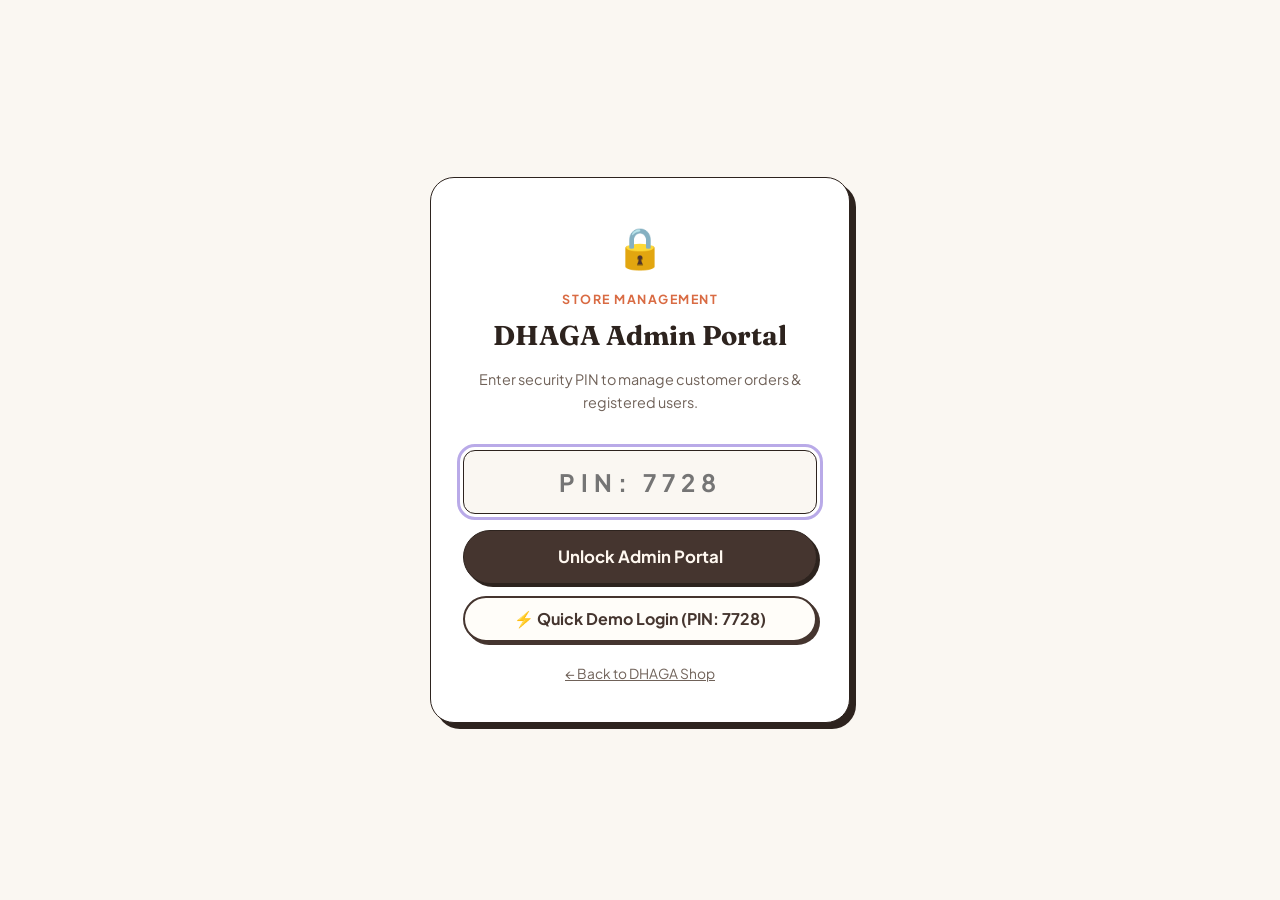
<file: admin.html>
<!DOCTYPE html>
<html lang="en">
<head>
  <meta charset="UTF-8">
  <meta name="viewport" content="width=device-width, initial-scale=1.0">
  <title>DHAGA — Admin Management &amp; Payment Desk</title>
  <link rel="preconnect" href="https://fonts.googleapis.com">
  <link rel="preconnect" href="https://fonts.gstatic.com" crossorigin>
  <link href="https://fonts.googleapis.com/css2?family=Fraunces:ital,opsz,wght@0,9..144,400..700;1,9..144,400..700&family=Plus+Jakarta+Sans:wght@400;500;600;700;800&display=swap" rel="stylesheet">
  <link rel="stylesheet" href="style.css">
  <style>
    :root {
      --admin-bg: #FAF7F2;
      --admin-surface: #FFFFFF;
      --admin-border: #E6DFD5;
      --admin-text: #2D231E;
      --admin-sub: #706259;
      --admin-primary: #D96B43;
      --admin-primary-dark: #B8522D;
      --admin-green: #10B981;
      --admin-green-bg: #ECFDF5;
      --admin-amber: #F59E0B;
      --admin-amber-bg: #FFFBEB;
      --admin-blue: #3B82F6;
      --admin-blue-bg: #EFF6FF;
      --admin-shadow: 0 4px 16px rgba(45, 35, 30, 0.06);
    }

    body {
      background: var(--admin-bg);
      color: var(--admin-text);
      font-family: 'Plus Jakarta Sans', sans-serif;
      margin: 0;
      padding: 0;
      min-height: 100vh;
    }

    /* Lock Screen */
    .lock-wrapper {
      min-height: 100vh;
      display: flex;
      align-items: center;
      justify-content: center;
      padding: 20px;
    }
    .lock-card {
      background: var(--admin-surface);
      border: 1.5px solid var(--admin-text);
      border-radius: 24px;
      padding: 36px 32px;
      max-width: 420px;
      width: 100%;
      box-shadow: 6px 6px 0 var(--admin-text);
      text-align: center;
    }
    .lock-icon {
      font-size: 2.5rem;
      margin-bottom: 12px;
    }
    .pin-input {
      width: 100%;
      font-size: 1.5rem;
      letter-spacing: 6px;
      text-align: center;
      font-weight: 700;
      padding: 12px;
      border: 1.5px solid var(--admin-text);
      border-radius: 12px;
      margin: 16px 0;
      background: var(--admin-bg);
      box-sizing: border-box;
    }

    /* Admin Layout */
    .admin-layout {
      max-width: 1200px;
      margin: 0 auto;
      padding: 24px 20px 60px;
    }

    .admin-header {
      display: flex;
      justify-content: space-between;
      align-items: center;
      flex-wrap: wrap;
      gap: 16px;
      padding-bottom: 20px;
      border-bottom: 1.5px solid var(--admin-border);
      margin-bottom: 24px;
    }
    .admin-brand {
      display: flex;
      align-items: center;
      gap: 12px;
    }
    .admin-logo-badge {
      background: #FCECEF;
      border: 1.5px solid var(--admin-text);
      width: 44px;
      height: 44px;
      border-radius: 12px;
      display: grid;
      place-items: center;
      font-size: 1.3rem;
      box-shadow: 2px 2px 0 var(--admin-text);
    }
    .admin-title-area h1 {
      margin: 0;
      font-size: 1.4rem;
      font-family: 'Fraunces', serif;
      font-weight: 700;
    }
    .admin-title-area p {
      margin: 2px 0 0;
      font-size: 0.85rem;
      color: var(--admin-sub);
    }

    /* Stats Grid */
    .stats-grid {
      display: grid;
      grid-template-columns: repeat(auto-fit, minmax(220px, 1fr));
      gap: 16px;
      margin-bottom: 24px;
    }
    .stat-box {
      background: var(--admin-surface);
      border: 1.5px solid var(--admin-text);
      border-radius: 16px;
      padding: 18px 20px;
      box-shadow: 4px 4px 0 var(--admin-text);
      position: relative;
    }
    .stat-box__val {
      font-size: 1.9rem;
      font-family: 'Fraunces', serif;
      font-weight: 700;
      color: var(--admin-text);
    }
    .stat-box__label {
      font-size: 0.82rem;
      color: var(--admin-sub);
      text-transform: uppercase;
      letter-spacing: 0.5px;
      font-weight: 600;
      margin-top: 4px;
    }

    /* Tabs Bar */
    .admin-tabs-bar {
      display: flex;
      gap: 10px;
      margin-bottom: 20px;
      border-bottom: 2px solid var(--admin-border);
      padding-bottom: 10px;
      flex-wrap: wrap;
    }
    .tab-btn {
      display: inline-flex;
      align-items: center;
      gap: 8px;
      padding: 10px 20px;
      border-radius: 999px;
      border: 1.5px solid var(--admin-text);
      background: var(--admin-surface);
      font-family: inherit;
      font-size: 0.92rem;
      font-weight: 700;
      color: var(--admin-text);
      cursor: pointer;
      transition: all 0.15s ease;
    }
    .tab-btn:hover {
      background: #FEF7DE;
    }
    .tab-btn.is-active {
      background: var(--admin-text);
      color: #FFF;
      box-shadow: 3px 3px 0 rgba(0,0,0,0.25);
    }
    .tab-btn .badge-pill {
      background: var(--admin-primary);
      color: #FFF;
      padding: 2px 8px;
      border-radius: 999px;
      font-size: 0.75rem;
      font-weight: 700;
    }
    .tab-btn.is-active .badge-pill {
      background: #FEF7DE;
      color: var(--admin-text);
    }

    /* Filter & Search Bar */
    .filter-bar {
      display: flex;
      justify-content: space-between;
      align-items: center;
      flex-wrap: wrap;
      gap: 12px;
      margin-bottom: 18px;
    }
    .search-input-box {
      padding: 10px 16px;
      border: 1.5px solid var(--admin-text);
      border-radius: 999px;
      font-size: 0.9rem;
      font-family: inherit;
      width: 280px;
      background: #FFF;
    }

    /* Cards */
    .order-admin-card {
      background: var(--admin-surface);
      border: 1.5px solid var(--admin-text);
      border-radius: 18px;
      padding: 20px;
      margin-bottom: 16px;
      box-shadow: 4px 4px 0 var(--admin-text);
      display: flex;
      flex-direction: column;
      gap: 14px;
    }
    .order-admin-card.is-pending {
      border-left: 8px solid var(--admin-amber);
      background: #FFFCF5;
    }
    .order-admin-card.is-confirmed {
      border-left: 8px solid var(--admin-green);
    }

    .card-top {
      display: flex;
      justify-content: space-between;
      align-items: center;
      flex-wrap: wrap;
      gap: 10px;
      border-bottom: 1px dashed var(--admin-border);
      padding-bottom: 12px;
    }
    .order-num {
      font-family: 'Fraunces', serif;
      font-size: 1.25rem;
      font-weight: 700;
    }

    .badge-status {
      display: inline-flex;
      align-items: center;
      gap: 6px;
      padding: 5px 12px;
      border-radius: 999px;
      font-size: 0.8rem;
      font-weight: 700;
      border: 1px solid var(--admin-text);
    }
    .badge-status--pending {
      background: var(--admin-amber-bg);
      color: #92400E;
    }
    .badge-status--confirmed {
      background: var(--admin-green-bg);
      color: #065F46;
    }

    .customer-info-row {
      display: flex;
      flex-wrap: wrap;
      gap: 16px;
      font-size: 0.9rem;
      color: var(--admin-text);
    }
    .customer-info-row a {
      color: var(--admin-primary);
      text-decoration: none;
      font-weight: 600;
    }

    .items-table {
      width: 100%;
      border-collapse: collapse;
      font-size: 0.88rem;
      margin-top: 4px;
    }
    .items-table th {
      text-align: left;
      padding: 8px 12px;
      background: rgba(45, 35, 30, 0.04);
      color: var(--admin-sub);
      font-weight: 600;
      border-bottom: 1px solid var(--admin-border);
    }
    .items-table td {
      padding: 10px 12px;
      border-bottom: 1px solid var(--admin-border);
    }

    /* Actions */
    .card-actions {
      display: flex;
      align-items: center;
      gap: 10px;
      flex-wrap: wrap;
      padding-top: 10px;
      border-top: 1px dashed var(--admin-border);
    }

    .btn-approve {
      background: var(--admin-green);
      color: #FFF;
      font-weight: 700;
      font-size: 0.9rem;
      padding: 10px 18px;
      border-radius: 999px;
      border: 1.5px solid var(--admin-text);
      cursor: pointer;
      display: inline-flex;
      align-items: center;
      gap: 8px;
      box-shadow: 2px 2px 0 var(--admin-text);
      transition: all 0.15s ease;
    }
    .btn-approve:hover {
      background: #059669;
      transform: translateY(-1px);
    }

    .btn-wa {
      background: #25D366;
      color: #FFF;
      font-weight: 600;
      font-size: 0.86rem;
      padding: 9px 16px;
      border-radius: 999px;
      border: 1.5px solid var(--admin-text);
      text-decoration: none;
      display: inline-flex;
      align-items: center;
      gap: 6px;
      box-shadow: 2px 2px 0 var(--admin-text);
    }
    .btn-wa:hover {
      background: #1EBE5D;
    }

    /* Users Cards */
    .user-admin-card {
      background: var(--admin-surface);
      border: 1.5px solid var(--admin-text);
      border-radius: 18px;
      padding: 20px;
      margin-bottom: 14px;
      box-shadow: 4px 4px 0 var(--admin-text);
      display: flex;
      flex-direction: column;
      gap: 12px;
    }
    .user-admin-card__head {
      display: flex;
      justify-content: space-between;
      align-items: center;
      flex-wrap: wrap;
      gap: 12px;
    }
    .user-admin-avatar {
      width: 44px;
      height: 44px;
      border-radius: 50%;
      background: #FCECEF;
      border: 1.5px solid var(--admin-text);
      display: grid;
      place-items: center;
      font-size: 1.25rem;
    }

    .user-pills-row {
      display: flex;
      gap: 12px;
      flex-wrap: wrap;
      background: rgba(45, 35, 30, 0.04);
      padding: 10px 14px;
      border-radius: 12px;
      font-size: 0.88rem;
    }

    /* Toast */
    .admin-toast {
      position: fixed;
      bottom: 24px;
      right: 24px;
      background: var(--admin-text);
      color: #FFF;
      padding: 14px 20px;
      border-radius: 12px;
      font-weight: 600;
      box-shadow: 0 8px 24px rgba(0,0,0,0.2);
      z-index: 9999;
      display: none;
    }
  </style>
</head>
<body>

  <!-- 1. LOCK SCREEN (PIN: 7728) -->
  <div id="lock-screen" class="lock-wrapper">
    <div class="lock-card">
      <div class="lock-icon">🔒</div>
      <p style="text-transform: uppercase; font-size: 0.78rem; letter-spacing: 1.5px; color: var(--admin-primary); font-weight: 700; margin-bottom: 4px;">Store Management</p>
      <h2 style="font-family: 'Fraunces', serif; margin: 0 0 10px; font-size: 1.7rem;">DHAGA Admin Portal</h2>
      <p style="font-size: 0.9rem; color: var(--admin-sub); margin-bottom: 20px;">Enter security PIN to manage customer orders &amp; registered users.</p>

      <form onsubmit="unlockPortal(); return false;">
        <input id="admin-pin-input" class="pin-input" type="password" placeholder="PIN: 7728" maxlength="6" autofocus>
        <button class="btn btn--primary btn--block btn--lg" type="submit" style="width: 100%; border: 1.5px solid var(--admin-text); box-shadow: 3px 3px 0 var(--admin-text); margin-bottom: 12px;">
          Unlock Admin Portal
        </button>
        <button class="btn btn--ghost btn--block" type="button" onclick="quickDemoUnlock()" style="width: 100%;">
          ⚡ Quick Demo Login (PIN: 7728)
        </button>
      </form>
      <div style="margin-top: 18px;">
        <a href="index.html" style="font-size: 0.86rem; color: var(--admin-sub); text-decoration: underline;">← Back to DHAGA Shop</a>
      </div>
    </div>
  </div>

  <!-- 2. ADMIN DASHBOARD SCREEN -->
  <div id="dashboard-screen" class="admin-layout" style="display: none;">
    
    <!-- Top Header -->
    <header class="admin-header">
      <div class="admin-brand">
        <div class="admin-logo-badge">🧶</div>
        <div class="admin-title-area">
          <h1>DHAGA Admin Desk</h1>
          <p>Orders Management &amp; Customer WhatsApp Dispatch</p>
        </div>
      </div>
      <div style="display: flex; gap: 10px; align-items: center;">
        <a href="index.html" class="btn btn--ghost btn--sm">← View Shop</a>
        <button class="btn btn--ghost btn--sm" type="button" onclick="loadData()">🔄 Refresh</button>
        <button class="btn btn--ghost btn--sm" type="button" onclick="lockPortal()">🔒 Lock</button>
      </div>
    </header>

    <!-- Stats Row -->
    <div class="stats-grid">
      <div class="stat-box">
        <div class="stat-box__val" id="stat-total-orders">0</div>
        <div class="stat-box__label">Total Orders</div>
      </div>
      <div class="stat-box" style="border-color: #D97706; background: var(--admin-amber-bg);">
        <div class="stat-box__val" id="stat-pending-orders" style="color: #D97706;">0</div>
        <div class="stat-box__label">Awaiting Payment Approval</div>
      </div>
      <div class="stat-box" style="border-color: #2563EB; background: var(--admin-blue-bg);">
        <div class="stat-box__val" id="stat-registered-users" style="color: #1D4ED8;">0</div>
        <div class="stat-box__label">Registered Customers</div>
      </div>
      <div class="stat-box">
        <div class="stat-box__val" id="stat-total-revenue">₹0</div>
        <div class="stat-box__label">Total Confirmed Sales</div>
      </div>
    </div>

    <!-- Navigation Tabs -->
    <div class="admin-tabs-bar">
      <button class="tab-btn is-active" id="tab-btn-orders" onclick="switchTab('orders')">
        📦 Customer Orders <span class="badge-pill" id="badge-pending-count">0</span>
      </button>
      <button class="tab-btn" id="tab-btn-users" onclick="switchTab('users')">
        👥 Registered Users <span class="badge-pill" id="badge-users-count" style="background:#2563EB;">0</span>
      </button>
    </div>

    <!-- TAB 1: ORDERS LIST -->
    <section id="tab-content-orders">
      <div class="filter-bar">
        <div style="display: flex; gap: 10px; align-items: center; flex-wrap: wrap;">
          <input id="orders-search" class="search-input-box" type="search" placeholder="Search by Order # or Mobile..." oninput="filterOrders()">
          <select id="orders-status-filter" class="search-input-box" style="width: auto;" onchange="filterOrders()">
            <option value="all">All Order Statuses</option>
            <option value="PaymentPending">⏳ Payment Pending</option>
            <option value="PaymentConfirmed">✅ Payment Confirmed</option>
            <option value="InCrafting">🧶 In Crafting</option>
            <option value="Dispatched">🚚 Dispatched</option>
            <option value="Delivered">🎉 Delivered</option>
          </select>
        </div>
        <div id="user-filter-tag" style="display: none; background: #EAE6F8; border: 1.5px solid var(--admin-text); padding: 4px 12px; border-radius: 999px; font-size: 0.85rem; font-weight: 600;">
          <span id="user-filter-label">User: ...</span>
          <button type="button" onclick="clearUserFilter()" style="background: none; border: none; cursor: pointer; color: var(--admin-primary); margin-left: 6px; font-weight: 700;">✕</button>
        </div>
      </div>

      <div id="orders-list-container">
        <!-- Dynamic Orders List -->
      </div>
    </section>

    <!-- TAB 2: REGISTERED USERS LIST -->
    <section id="tab-content-users" style="display: none;">
      <div class="filter-bar">
        <input id="users-search" class="search-input-box" type="search" placeholder="Search user by Name or Phone..." oninput="filterUsers()">
        <p style="margin: 0; font-size: 0.85rem; color: var(--admin-sub);">List of customers who registered via mobile number &amp; OTP.</p>
      </div>

      <div id="users-list-container">
        <!-- Dynamic Users List -->
      </div>
    </section>

  </div>

  <!-- Toast Alert -->
  <div id="admin-toast" class="admin-toast"></div>

  <script>
    const ADMIN_PIN = '7728';
    const API_BASE = 'http://localhost:5000/api';
    const LOCAL_ORDERS_KEY = 'dhaga_orders_store_v1';

    let allOrders = [];
    let allUsers = [];
    let activeFilterPhone = null;

    // Toast Notification
    function showToast(msg) {
      const t = document.getElementById('admin-toast');
      t.textContent = msg;
      t.style.display = 'block';
      setTimeout(() => { t.style.display = 'none'; }, 3500);
    }

    // Currency Formatter
    function formatINR(n) {
      return new Intl.NumberFormat('en-IN', { style: 'currency', currency: 'INR', maximumFractionDigits: 0 }).format(n);
    }

    // Escape HTML
    function esc(s) {
      return String(s ?? '').replace(/[&<>"']/g, c => ({ '&': '&amp;', '<': '&lt;', '>': '&gt;', '"': '&quot;', "'": '&#39;' }[c]));
    }

    // Unlock
    function unlockPortal() {
      const pin = document.getElementById('admin-pin-input').value.trim();
      if (pin === ADMIN_PIN) {
        document.getElementById('lock-screen').style.display = 'none';
        document.getElementById('dashboard-screen').style.display = 'block';
        showToast('Admin Portal Unlocked! 🌸');
        loadData();
      } else {
        alert('Invalid Admin Security PIN. (Hint: 7728)');
      }
    }

    function quickDemoUnlock() {
      document.getElementById('admin-pin-input').value = '7728';
      unlockPortal();
    }

    function lockPortal() {
      document.getElementById('admin-pin-input').value = '';
      document.getElementById('lock-screen').style.display = 'flex';
      document.getElementById('dashboard-screen').style.display = 'none';
    }

    function switchTab(tab) {
      const isOrders = (tab === 'orders');
      document.getElementById('tab-btn-orders').classList.toggle('is-active', isOrders);
      document.getElementById('tab-btn-users').classList.toggle('is-active', !isOrders);
      document.getElementById('tab-content-orders').style.display = isOrders ? 'block' : 'none';
      document.getElementById('tab-content-users').style.display = isOrders ? 'none' : 'block';
    }

    // Load Data from Backend API or LocalStorage
    async function loadData() {
      let ordersLoaded = false;
      let usersLoaded = false;

      // 1. Try Backend API
      try {
        const [resOrders, resUsers] = await Promise.all([
          fetch(`${API_BASE}/orders/all`),
          fetch(`${API_BASE}/admin/users`)
        ]);
        if (resOrders.ok) {
          const dOrders = await resOrders.json();
          if (dOrders.orders) { allOrders = dOrders.orders; ordersLoaded = true; }
        }
        if (resUsers.ok) {
          const dUsers = await resUsers.json();
          if (dUsers.users) { allUsers = dUsers.users; usersLoaded = true; }
        }
      } catch (err) {
        console.warn('Backend offline, loading local browser storage data...', err);
      }

      // 2. Fallback to LocalStorage
      if (!ordersLoaded) {
        try {
          const raw = localStorage.getItem(LOCAL_ORDERS_KEY);
          allOrders = raw ? JSON.parse(raw) : [];
        } catch (_) { allOrders = []; }
      }

      if (!usersLoaded) {
        // Derive users from localStorage orders
        const map = new Map();
        allOrders.forEach(o => {
          const p = String(o.customerPhone || '').replace(/\D/g, '').slice(-10);
          if (!p) return;
          if (!map.has(p)) {
            map.set(p, {
              id: map.size + 1,
              mobileNumber: p,
              fullName: o.customerName || 'Customer',
              deliveryAddress: o.deliveryAddress,
              city: o.city,
              pincode: o.pincode,
              createdAt: o.createdAt,
              ordersCount: 0,
              totalSpent: 0
            });
          }
          const u = map.get(p);
          u.ordersCount++;
          if (o.status !== 'PaymentPending') u.totalSpent += (Number(o.totalAmount) || 0);
        });

        // Add logged in user if any
        try {
          const curUser = JSON.parse(localStorage.getItem('dhaga_current_user') || 'null');
          if (curUser && curUser.mobileNumber && !map.has(curUser.mobileNumber)) {
            map.set(curUser.mobileNumber, {
              id: map.size + 1,
              mobileNumber: curUser.mobileNumber,
              fullName: curUser.fullName || 'Registered User',
              ordersCount: 0,
              totalSpent: 0,
              createdAt: new Date().toISOString()
            });
          }
        } catch (_) {}

        allUsers = Array.from(map.values());
      }

      updateStats();
      renderOrders();
      renderUsers();
    }

    function updateStats() {
      const totalOrders = allOrders.length;
      const pendingOrders = allOrders.filter(o => o.status === 'PaymentPending').length;
      const totalRevenue = allOrders.filter(o => o.status !== 'PaymentPending').reduce((sum, o) => sum + (Number(o.totalAmount) || 0), 0);

      document.getElementById('stat-total-orders').textContent = totalOrders;
      document.getElementById('stat-pending-orders').textContent = pendingOrders;
      document.getElementById('stat-registered-users').textContent = allUsers.length;
      document.getElementById('stat-total-revenue').textContent = formatINR(totalRevenue);

      document.getElementById('badge-pending-count').textContent = pendingOrders;
      document.getElementById('badge-users-count').textContent = allUsers.length;
    }

    // Render Orders
    function renderOrders() {
      const container = document.getElementById('orders-list-container');
      const search = (document.getElementById('orders-search').value || '').toLowerCase().trim();
      const statusFilter = document.getElementById('orders-status-filter').value;

      let list = allOrders;

      if (activeFilterPhone) {
        list = list.filter(o => String(o.customerPhone || '').replace(/\D/g, '').slice(-10) === activeFilterPhone);
      }

      if (statusFilter !== 'all') {
        list = list.filter(o => o.status === statusFilter);
      }

      if (search) {
        list = list.filter(o =>
          (o.orderNumber || o.OrderNumber || '').toLowerCase().includes(search) ||
          (o.customerName || '').toLowerCase().includes(search) ||
          (o.customerPhone || '').includes(search)
        );
      }

      if (!list.length) {
        container.innerHTML = '<div style="background:#FFF;border:1.5px solid var(--admin-text);border-radius:16px;padding:36px;text-align:center;box-shadow:3px 3px 0 var(--admin-text);"><p style="font-size:1.1rem;margin:0;">No orders match this filter.</p></div>';
        return;
      }

      container.innerHTML = list.map(o => {
        const isPending = (o.status === 'PaymentPending');
        const orderNum = o.orderNumber || o.OrderNumber || 'DH-0000';
        const dateStr = o.createdAt ? new Date(o.createdAt).toLocaleString('en-IN', { dateStyle: 'medium', timeStyle: 'short' }) : 'Recent';
        const cleanPhone = String(o.customerPhone || '').replace(/\D/g, '').slice(-10);

        const itemsHtml = (o.items || []).map(i => `
          <tr>
            <td><strong>${esc(i.productName || i.ProductName || 'Crochet Piece')}</strong></td>
            <td>${esc(i.color || '-')}</td>
            <td>${i.quantity || 1}</td>
            <td>${formatINR(i.unitPrice || 0)}</td>
            <td style="text-align:right;"><strong>${formatINR(i.lineTotal || (i.unitPrice * (i.quantity || 1)) || 0)}</strong></td>
          </tr>
        `).join('');

        return `
        <div class="order-admin-card ${isPending ? 'is-pending' : 'is-confirmed'}">
          <div class="card-top">
            <div>
              <span class="order-num">#${esc(orderNum)}</span>
              <span style="font-size:0.82rem; color:var(--admin-sub); margin-left:10px;">📅 ${dateStr}</span>
            </div>
            <span class="badge-status ${isPending ? 'badge-status--pending' : 'badge-status--confirmed'}">
              ${isPending ? '⏳ Awaiting Payment Approval' : '✅ Payment Verified &amp; Confirmed'}
            </span>
          </div>

          <div class="customer-info-row">
            <div>👤 <strong>${esc(o.customerName || 'Customer')}</strong></div>
            <div>📱 Phone: <a href="tel:${esc(cleanPhone)}">+91 ${esc(cleanPhone)}</a></div>
            <div>📍 Delivery Address: <strong>${esc(o.deliveryAddress || '')}, ${esc(o.city || '')} ${esc(o.pincode || '')}</strong></div>
            <div>💰 Total: <strong style="color:var(--admin-primary);font-size:1.05rem;">${formatINR(o.totalAmount || 0)}</strong></div>
          </div>

          <table class="items-table">
            <thead>
              <tr>
                <th>Product</th>
                <th>Color</th>
                <th>Qty</th>
                <th>Unit Price</th>
                <th style="text-align:right;">Line Total</th>
              </tr>
            </thead>
            <tbody>
              ${itemsHtml}
            </tbody>
          </table>

          <div class="card-actions">
            ${isPending ? `
              <button class="btn-approve" type="button" onclick="approveOrder('${esc(o.id)}', '${esc(orderNum)}', '${esc(cleanPhone)}', '${esc(o.customerName)}', ${o.totalAmount})">
                ✅ Approve Payment &amp; Send WhatsApp to User
              </button>
            ` : `
              <span style="font-size:0.86rem; color:#065F46; font-weight:700;">✓ Payment Confirmed</span>
              <select class="search-input-box" style="padding:6px 12px; font-size:0.82rem; width:auto;" onchange="updateOrderStatus('${esc(o.id)}', this.value)">
                <option value="PaymentConfirmed" ${o.status === 'PaymentConfirmed' ? 'selected' : ''}>Status: Confirmed</option>
                <option value="InCrafting" ${o.status === 'InCrafting' ? 'selected' : ''}>Status: 🧶 In Crafting</option>
                <option value="Dispatched" ${o.status === 'Dispatched' ? 'selected' : ''}>Status: 🚚 Dispatched</option>
                <option value="Delivered" ${o.status === 'Delivered' ? 'selected' : ''}>Status: 🎉 Delivered</option>
              </select>
            `}

            <a class="btn-wa" href="https://wa.me/91${esc(cleanPhone)}?text=${encodeURIComponent(`Hello ${o.customerName}! Greetings from DHAGA regarding Order #${orderNum}.`)}" target="_blank">
              💬 Direct WhatsApp
            </a>
          </div>
        </div>`;
      }).join('');
    }

    // Render Users
    function renderUsers() {
      const container = document.getElementById('users-list-container');
      const search = (document.getElementById('users-search').value || '').toLowerCase().trim();

      let list = allUsers;
      if (search) {
        list = list.filter(u =>
          (u.fullName || '').toLowerCase().includes(search) ||
          (u.mobileNumber || '').includes(search) ||
          (u.city || '').toLowerCase().includes(search)
        );
      }

      if (!list.length) {
        container.innerHTML = '<div style="background:#FFF;border:1.5px solid var(--admin-text);border-radius:16px;padding:36px;text-align:center;box-shadow:3px 3px 0 var(--admin-text);"><p style="font-size:1.1rem;margin:0;">No registered users match this search.</p></div>';
        return;
      }

      container.innerHTML = list.map(u => {
        const cleanPhone = String(u.mobileNumber || '').replace(/\D/g, '').slice(-10);
        const joinDate = u.createdAt ? new Date(u.createdAt).toLocaleDateString('en-IN', { day: 'numeric', month: 'short', year: 'numeric' }) : 'Recent';

        return `
        <div class="user-admin-card">
          <div class="user-admin-card__head">
            <div style="display:flex;align-items:center;gap:12px;">
              <div class="user-admin-avatar">👤</div>
              <div>
                <h3 style="margin:0;font-size:1.15rem;font-family:'Fraunces',serif;">${esc(u.fullName || 'Registered Customer')}</h3>
                <span style="font-size:0.82rem;color:var(--admin-sub);">Registered on: ${joinDate}</span>
              </div>
            </div>
            <div style="font-size:1.05rem;font-weight:800;color:var(--admin-text);">
              📱 +91 ${esc(cleanPhone)}
            </div>
          </div>

          <div class="user-pills-row">
            <div>📦 Total Orders: <strong>${u.ordersCount || 0}</strong></div>
            <div>💰 Total Amount Spent: <strong style="color:var(--admin-primary);">${formatINR(u.totalSpent || 0)}</strong></div>
            ${u.city ? `<div>📍 Location: <strong>${esc(u.city)} ${esc(u.pincode ? `(${u.pincode})` : '')}</strong></div>` : ''}
          </div>

          <div style="display:flex;gap:10px;flex-wrap:wrap;margin-top:6px;">
            <button class="btn btn--primary btn--sm" type="button" onclick="filterByUser('${esc(cleanPhone)}', '${esc(u.fullName || 'Customer')}')" style="box-shadow:2px 2px 0 var(--admin-text);">
              👁️ View Orders (${u.ordersCount || 0})
            </button>
            <a class="btn-wa" href="https://wa.me/91${esc(cleanPhone)}?text=${encodeURIComponent(`Hello ${u.fullName || 'Customer'}! Thank you for registering with DHAGA Handmade Crochet. 🌸`)}" target="_blank">
              💬 Chat on WhatsApp
            </a>
          </div>
        </div>`;
      }).join('');
    }

    // Filter by User
    function filterByUser(phone, name) {
      activeFilterPhone = phone;
      document.getElementById('user-filter-tag').style.display = 'inline-flex';
      document.getElementById('user-filter-label').textContent = `Orders for: ${name} (+91 ${phone})`;
      switchTab('orders');
      renderOrders();
    }

    function clearUserFilter() {
      activeFilterPhone = null;
      document.getElementById('user-filter-tag').style.display = 'none';
      renderOrders();
    }

    function filterOrders() {
      renderOrders();
    }

    function filterUsers() {
      renderUsers();
    }

    // Approve Payment & Trigger Customer WhatsApp Message
    async function approveOrder(orderId, orderNum, phone, name, amount) {
      // 1. Try backend API call
      let waUrl = '';
      try {
        const numId = Number(orderId);
        if (!isNaN(numId) && numId > 0 && numId < 1000000) {
          const res = await fetch(`${API_BASE}/orders/${numId}/verify-payment`, { method: 'POST' });
          if (res.ok) {
            const data = await res.json();
            if (data.whatsappUrl) waUrl = data.whatsappUrl;
          }
        }
      } catch (_) {}

      // 2. Update local state
      const target = allOrders.find(o => String(o.id) === String(orderId) || (o.orderNumber || o.OrderNumber) === orderNum);
      if (target) {
        target.status = 'PaymentConfirmed';
        target.paymentConfirmedAt = new Date().toISOString();
      }

      // Update in localStorage
      try {
        localStorage.setItem(LOCAL_ORDERS_KEY, JSON.stringify(allOrders));
      } catch (_) {}

      // 3. Fallback WhatsApp message URL if not generated by backend
      if (!waUrl && phone) {
        const msg = `🌸 *ORDER CONFIRMED - DHAGA HANDMADE* 🌸\n` +
          `━━━━━━━━━━━━━━━━━━━━\n` +
          `Hello *${name || 'Customer'}*! 👋\n\n` +
          `✅ *Payment Received & Verified!* We have received your payment of *₹${amount || ''}* for Order *#${orderNum}*.\n\n` +
          `🧶 *Crafting Update:* Our artisans have now started crocheting your handmade order with love and care!\n\n` +
          `You can track your order status live anytime under 'My Orders' on our website. Thank you for supporting handmade! 🌸✨`;
        waUrl = `https://wa.me/91${phone}?text=${encodeURIComponent(msg)}`;
      }

      // 4. Open WhatsApp to send to customer
      if (waUrl) {
        window.open(waUrl, '_blank');
        showToast(`✅ Order #${orderNum} Approved! WhatsApp confirmation window opened for +91 ${phone}`);
      } else {
        showToast(`✅ Order #${orderNum} Approved!`);
      }

      updateStats();
      renderOrders();
      renderUsers();
    }

    // Update Status
    async function updateOrderStatus(orderId, newStatus) {
      try {
        const numId = Number(orderId);
        if (!isNaN(numId) && numId > 0 && numId < 1000000) {
          await fetch(`${API_BASE}/orders/${numId}/status`, {
            method: 'POST',
            headers: { 'Content-Type': 'application/json' },
            body: JSON.stringify({ status: newStatus })
          });
        }
      } catch (_) {}

      const target = allOrders.find(o => String(o.id) === String(orderId));
      if (target) target.status = newStatus;
      try { localStorage.setItem(LOCAL_ORDERS_KEY, JSON.stringify(allOrders)); } catch (_) {}
      showToast(`Order status updated to: ${newStatus}`);
      renderOrders();
    }

    // Auto-check if PIN parameter is passed (e.g. admin.html?pin=7728)
    window.addEventListener('DOMContentLoaded', () => {
      const params = new URLSearchParams(window.location.search);
      if (params.get('pin') === '7728') {
        quickDemoUnlock();
      }
    });
  </script>
</body>
</html>
</file>
<file: style.css>
/* =========================================================
   DHAGA — style.css  (design system, layout, components)
   Mobile-first. Motion lives in animations.css.
   ========================================================= */

/* ---------- 1. Design tokens ---------- */
:root {
  --cream: #FFF8F0;
  --blush: #F5DCE2;
  --lavender: #DCD3F5;
  --butter: #F7E7A8;
  --brown: #45352F;

  --brown-soft: #6E5B52;
  --blush-deep: #EBB4C2;
  --lav-deep: #B9AAE8;
  --butter-deep: #EBCF6B;
  --mint: #7BE0A5;
  --berry: #C9405A;
  --paper: #FFFDF9;
  --line: rgba(69, 53, 47, .16);

  --font-display: 'Fraunces', Georgia, 'Times New Roman', serif;
  --font-body: 'DM Sans', system-ui, -apple-system, 'Segoe UI', Roboto, 'Helvetica Neue', Arial, sans-serif;
  --font-hand: 'Caveat', 'Segoe Script', 'Comic Sans MS', cursive;

  --radius-sm: 12px;
  --radius-md: 20px;
  --radius-lg: 32px;
  --stroke: 2px solid var(--brown);

  --shadow-soft: 0 18px 40px -22px rgba(69, 53, 47, .45);
  --ease: cubic-bezier(.22, .8, .3, 1);

  --header-h: 68px;
  --gutter: 18px;
}

/* ---------- 2. Base ---------- */
*, *::before, *::after { box-sizing: border-box; }
[hidden] { display: none !important; }

html {
  scroll-behavior: smooth;
  scroll-padding-top: calc(var(--header-h) + 14px);
  -webkit-text-size-adjust: 100%;
}

body {
  margin: 0;
  font-family: var(--font-body);
  font-size: 1rem;
  line-height: 1.6;
  color: var(--brown);
  background-color: var(--cream);
  background-image: radial-gradient(rgba(69, 53, 47, .07) 1px, transparent 1.2px);
  background-size: 22px 22px;
  overflow-x: hidden;
  -webkit-font-smoothing: antialiased;
  padding-bottom: calc(84px + env(safe-area-inset-bottom, 0px));
}
body.layer-open { overflow: hidden; }

img, svg { display: block; max-width: 100%; }
img { height: auto; }
a { color: inherit; }
button, input, select { font: inherit; color: inherit; }
button { cursor: pointer; }
ul { margin: 0; padding: 0; list-style: none; }
h1, h2, h3, h4, p { margin: 0; }
:focus-visible { outline: 3px solid var(--lav-deep); outline-offset: 3px; border-radius: 6px; }

.container { width: 100%; max-width: 1240px; margin-inline: auto; padding-inline: var(--gutter); }
.visually-hidden { position: absolute !important; width: 1px; height: 1px; overflow: hidden; clip: rect(0 0 0 0); white-space: nowrap; }
.skip-link { position: absolute; left: 12px; top: -60px; z-index: 3000; background: var(--brown); color: var(--cream); padding: 10px 16px; border-radius: 999px; }
.skip-link:focus { top: 12px; }
.noscript { padding: 16px; text-align: center; background: var(--butter); }

.icon { width: 1.3em; height: 1.3em; fill: none; stroke: currentColor; stroke-width: 1.8; stroke-linecap: round; stroke-linejoin: round; flex: none; }

.eyebrow { font-family: var(--font-hand); font-size: 1.45rem; line-height: 1.1; color: var(--brown-soft); font-weight: 700; display: inline-block; transform: rotate(-2deg); }

/* ---------- 3. Buttons ---------- */
.btn {
  display: inline-flex; align-items: center; justify-content: center; gap: .55em;
  min-height: 46px; padding: .7em 1.5em;
  border: var(--stroke); border-radius: 999px;
  font-weight: 700; font-size: 1rem; line-height: 1.1; text-decoration: none; white-space: nowrap;
  background: var(--paper); color: var(--brown);
  box-shadow: 3px 3px 0 var(--brown);
  -webkit-tap-highlight-color: transparent;
}
.btn--primary { background: var(--brown); color: var(--cream); box-shadow: 3px 3px 0 var(--blush-deep); }
.btn--ghost { background: var(--paper); }
.btn--whatsapp { background: var(--mint); color: var(--brown); }
.btn--sm { min-height: 44px; padding: .55em 1.1em; font-size: .92rem; }
.btn--lg { min-height: 54px; padding: .8em 1.8em; font-size: 1.05rem; }
.btn--block { width: 100%; }
.btn.is-active .icon { fill: var(--berry); stroke: var(--berry); }

.icon-btn {
  position: relative; display: inline-grid; place-items: center;
  width: 44px; height: 44px; padding: 0; border-radius: 50%;
  border: 2px solid transparent; background: transparent;
  -webkit-tap-highlight-color: transparent;
}
.icon-btn .icon { width: 1.5rem; height: 1.5rem; }
.icon-btn--outline { border-color: var(--brown); background: var(--paper); flex: none; }
.icon-btn--sm { width: 40px; height: 40px; }
.icon-btn--sm .icon { width: 1.2rem; height: 1.2rem; }

.badge-count {
  position: absolute; top: 2px; right: 0; min-width: 20px; height: 20px; padding: 0 5px;
  display: grid; place-items: center;
  font-size: .72rem; font-weight: 700; line-height: 1;
  background: var(--berry); color: #fff; border-radius: 999px; border: 2px solid var(--cream);
}
.badge-count.is-empty { display: none; }

.link-btn { background: none; border: 0; padding: 10px; font-weight: 600; text-decoration: underline; text-underline-offset: 4px; color: var(--brown-soft); text-align: center; min-height: 44px; }
.link-btn:hover { color: var(--brown); }

/* ---------- 4. Announcement bar ---------- */
.announcement { background: var(--brown); color: var(--cream); overflow: hidden; font-size: .85rem; letter-spacing: .04em; }
.announcement__track { display: flex; width: max-content; padding: 8px 0; }
.announcement__group { display: flex; flex: none; align-items: center; gap: 28px; padding-right: 28px; white-space: nowrap; }
.announcement .dot { color: var(--butter); }

/* ---------- 5. Header ---------- */
.site-header { position: sticky; top: 0; z-index: 800; background: rgba(255, 248, 240, .92); -webkit-backdrop-filter: blur(10px); backdrop-filter: blur(10px); border-bottom: 2px solid transparent; }
.site-header.is-scrolled { border-bottom-color: var(--brown); }
.site-header__inner { height: var(--header-h); display: grid; grid-template-columns: 44px 1fr auto; align-items: center; gap: 8px; }
.logo { display: inline-flex; align-items: center; gap: 8px; text-decoration: none; justify-self: center; }
.logo__mark { width: 34px; height: 34px; color: var(--blush-deep); }
.logo__word { font-family: var(--font-display); font-style: italic; font-weight: 800; font-size: 2rem; letter-spacing: -.03em; line-height: 1; }
.main-nav { display: none; }
.header-actions { display: flex; align-items: center; gap: 2px; }

/* ---------- 6. Mobile nav ---------- */
.mobile-nav { position: fixed; top: 0; bottom: 0; left: 0; z-index: 1100; width: min(88vw, 360px); background: var(--blush); border-right: var(--stroke); border-radius: 0 var(--radius-lg) var(--radius-lg) 0; padding: 20px 24px calc(24px + env(safe-area-inset-bottom, 0px)); display: flex; flex-direction: column; visibility: hidden; overflow-y: auto; }
.mobile-nav__head { display: flex; align-items: center; justify-content: space-between; margin-bottom: 18px; }
.mobile-nav__list a { display: block; padding: 10px 0; font-family: var(--font-display); font-size: 2rem; font-weight: 700; text-decoration: none; border-bottom: 2px dashed rgba(69, 53, 47, .25); }
.mobile-nav__foot { margin-top: auto; padding-top: 24px; font-family: var(--font-hand); font-size: 1.5rem; }

/* ---------- 7. Hero ---------- */
.hero { position: relative; overflow: hidden; padding: 28px 0 56px; }
.hero__bg { position: absolute; inset: 0; pointer-events: none; }
.blob { position: absolute; display: block; border-radius: 58% 42% 61% 39% / 45% 55% 45% 55%; }
.blob--blush { width: 420px; height: 420px; background: var(--blush); right: -120px; top: -60px; }
.blob--lavender { width: 300px; height: 300px; background: var(--lavender); left: -110px; bottom: 20px; }
.blob--butter { width: 180px; height: 180px; background: var(--butter); right: 30%; bottom: -60px; }

.hero__inner { position: relative; display: grid; gap: 28px; }
.hero__content { position: relative; }
.hero__eyebrow { margin-bottom: 8px; }
.hero__title { font-family: var(--font-display); font-weight: 800; font-size: clamp(3.4rem, 15vw, 7.2rem); line-height: .9; letter-spacing: -.035em; }
.hero__title .line { display: block; overflow: hidden; padding-bottom: .08em; }
.hero__title .line__inner { display: inline-block; }
.hero__title em { font-style: italic; font-weight: 700; background: linear-gradient(transparent 62%, var(--butter) 62% 92%, transparent 92%); padding-right: .08em; }
.hero__sub { margin-top: 20px; max-width: 34ch; font-size: 1.12rem; color: var(--brown-soft); }
.hero__cta { display: flex; flex-wrap: wrap; gap: 14px; margin-top: 26px; }
.perks { display: flex; flex-wrap: wrap; gap: 8px 18px; margin-top: 26px; font-size: .92rem; font-weight: 500; }
.perks li { display: inline-flex; align-items: center; gap: 6px; }
.perks .icon { width: 1.1em; height: 1.1em; padding: 2px; background: var(--mint); border-radius: 50%; stroke-width: 2.6; }
.doodle { width: 110px; height: 28px; color: var(--lav-deep); margin-top: 14px; }

.hero__collage { position: relative; height: 430px; max-width: 520px; width: 100%; margin-inline: auto; }
.hero-card { position: absolute; margin: 0; overflow: hidden; background: var(--blush); border: var(--stroke); box-shadow: 6px 6px 0 var(--brown); }
.hero-card img { width: 100%; height: 100%; object-fit: cover; }
.hero-card--main { left: 24%; top: 0; width: 54%; aspect-ratio: 4 / 5; border-radius: 999px 999px 26px 26px; --r: -2deg; transform: rotate(var(--r)); background: var(--blush); }
.hero-card--side { left: 0; top: 42%; width: 38%; aspect-ratio: 4 / 5; border-radius: 26px; --r: -7deg; transform: rotate(var(--r)); background: var(--lavender); box-shadow: 5px 5px 0 var(--lav-deep); }
.hero-card--small { right: 0; top: 52%; width: 36%; aspect-ratio: 1; border-radius: 50%; --r: 6deg; transform: rotate(var(--r)); background: var(--butter); box-shadow: 5px 5px 0 var(--butter-deep); }
.sticker { position: absolute; right: 2%; top: 3%; width: 92px; height: 92px; display: grid; place-items: center; text-align: center; background: var(--butter); border: var(--stroke); border-radius: 50%; font-family: var(--font-hand); font-size: 1.25rem; line-height: 1; font-weight: 700; --r: 12deg; transform: rotate(var(--r)); }

.deco { position: absolute; pointer-events: none; }
.deco--f1 { width: 72px; left: 2%; top: 2%; --r: 0deg; }
.deco--f2 { width: 56px; right: 26%; top: 56%; --r: 0deg; display: none; }
.deco--f3 { width: 64px; right: 10%; bottom: 0; --r: 0deg; }
.deco--yarn { width: 74px; left: 30%; bottom: 2%; --r: -10deg; }
.deco--s1 { width: 22px; left: 46%; top: 2%; }
.deco--s2 { width: 28px; left: 4%; bottom: 20%; }

/* ---------- 8. Sections ---------- */
.section { padding: 56px 0; position: relative; }
.section__head { text-align: center; max-width: 640px; margin: 0 auto 32px; }
.section__title { font-family: var(--font-display); font-weight: 800; font-size: clamp(2.2rem, 8vw, 4rem); line-height: 1; letter-spacing: -.03em; margin-top: 6px; }
.section__title em { font-style: italic; font-weight: 700; color: var(--brown); background: linear-gradient(transparent 64%, var(--blush) 64% 94%, transparent 94%); }
.section__lede { margin-top: 12px; color: var(--brown-soft); }

/* ---------- 9. Category cards (scrapbook) ---------- */
.cat-grid { display: grid; grid-template-columns: repeat(2, 1fr); gap: 20px 14px; }
.cat-card {
  --tint: var(--blush);
  position: relative; display: flex; flex-direction: column; gap: 6px; padding: 12px 12px 16px;
  background: var(--tint); border: var(--stroke); border-radius: var(--radius-md);
  box-shadow: 4px 4px 0 var(--brown); text-decoration: none; rotate: var(--r, 0deg);
  -webkit-tap-highlight-color: transparent;
}
.cat-card:nth-child(4n + 1) { --r: -1.4deg; --tint: var(--blush); }
.cat-card:nth-child(4n + 2) { --r: 1.2deg; --tint: var(--lavender); }
.cat-card:nth-child(4n + 3) { --r: -.8deg; --tint: var(--butter); }
.cat-card:nth-child(4n + 4) { --r: 1.6deg; --tint: #FFE9D6; }
.cat-card::before { content: ''; position: absolute; top: -11px; left: 50%; width: 64px; height: 22px; margin-left: -32px; background: rgba(255, 253, 249, .75); border: 1.5px dashed rgba(69, 53, 47, .35); transform: rotate(-3deg); }
.cat-card__img { display: block; aspect-ratio: 1; overflow: hidden; border: var(--stroke); border-radius: 46% 54% 50% 50% / 52% 46% 54% 48%; background: var(--paper); }
.cat-card__img img { width: 100%; height: 100%; object-fit: cover; }
.cat-card__title { font-family: var(--font-display); font-weight: 700; font-size: 1.05rem; line-height: 1.15; margin-top: 6px; }
.cat-card__desc { font-size: .84rem; line-height: 1.4; color: var(--brown-soft); flex: 1; }
.cat-card__cta { display: inline-flex; align-items: center; gap: 6px; font-weight: 700; font-size: .9rem; margin-top: 4px; }
.cat-card__cta .icon { width: 1.1em; height: 1.1em; }

/* ---------- 10. Shop: toolbar, chips, grid ---------- */
.shop { background: linear-gradient(180deg, transparent, rgba(245, 220, 226, .45) 18%, rgba(245, 220, 226, .45) 82%, transparent); }
.shop-toolbar { display: grid; gap: 12px; margin-bottom: 16px; }
.search { position: relative; display: flex; align-items: center; }
.search .icon { position: absolute; left: 16px; color: var(--brown-soft); pointer-events: none; }
.search input { width: 100%; min-height: 50px; padding: 0 18px 0 46px; border: var(--stroke); border-radius: 999px; background: var(--paper); font-size: 1rem; }
.search input::placeholder { color: rgba(69, 53, 47, .55); }
.sort { display: flex; align-items: center; gap: 10px; font-weight: 600; font-size: .92rem; }
.sort select { flex: 1; min-height: 46px; padding: 0 14px; border: var(--stroke); border-radius: 999px; background: var(--paper); font-size: .95rem; }

.chips { display: flex; gap: 10px; overflow-x: auto; padding: 4px var(--gutter) 10px; margin-inline: calc(var(--gutter) * -1); scrollbar-width: none; -webkit-overflow-scrolling: touch; scroll-snap-type: x proximity; }
.chips::-webkit-scrollbar { display: none; }
.chip { flex: none; scroll-snap-align: center; min-height: 44px; padding: 0 18px; border: var(--stroke); border-radius: 999px; background: var(--paper); font-weight: 600; font-size: .92rem; white-space: nowrap; }
.chip[aria-pressed="true"] { background: var(--brown); color: var(--cream); }
.result-meta { margin: 6px 0 18px; font-size: .92rem; color: var(--brown-soft); min-height: 1.5em; }

.product-grid { display: grid; grid-template-columns: repeat(2, 1fr); gap: 26px 12px; }
.product-card { display: flex; flex-direction: column; min-width: 0; }
.product-card__media { position: relative; aspect-ratio: 4 / 5; overflow: hidden; cursor: pointer; background: var(--blush); border: var(--stroke); border-radius: 999px 999px 18px 18px; box-shadow: 4px 4px 0 var(--blush-deep); }
.product-card:nth-child(3n + 2) .product-card__media { background: var(--lavender); box-shadow: 4px 4px 0 var(--lav-deep); }
.product-card:nth-child(3n + 3) .product-card__media { background: var(--butter); box-shadow: 4px 4px 0 var(--butter-deep); }
.product-card__media img { width: 100%; height: 100%; object-fit: cover; }

.badges { position: absolute; left: 8px; bottom: 10px; display: flex; flex-direction: column; align-items: flex-start; gap: 5px; pointer-events: none; }
.badges--inline { position: static; flex-direction: row; flex-wrap: wrap; margin: 4px 0 10px; }
.badge { display: inline-block; padding: 3px 10px; font-size: .68rem; font-weight: 700; letter-spacing: .05em; text-transform: uppercase; border: 1.5px solid var(--brown); border-radius: 999px; background: var(--butter); line-height: 1.4; }
.badge--new { background: var(--lavender); }
.badge--best { background: var(--butter); }
.badges:not(.badges--inline) .badge { transform: rotate(-3deg); }

.wish-btn { position: absolute; top: 14%; right: 6px; width: 40px; height: 40px; display: grid; place-items: center; padding: 0; border: 1.5px solid var(--brown); border-radius: 50%; background: rgba(255, 253, 249, .95); z-index: 2; }
.wish-btn.is-active, [data-wish-btn].is-active { color: var(--berry); }
.wish-btn .icon { width: 1.25rem; height: 1.25rem; }
[data-wish-btn].is-active .icon { fill: currentColor; }

.product-card__body { padding: 12px 4px 0; display: flex; flex-direction: column; flex: 1; }
.product-card__cat { font-size: .7rem; font-weight: 700; letter-spacing: .1em; text-transform: uppercase; color: var(--brown-soft); }
.product-card__name { font-family: var(--font-display); font-weight: 700; font-size: 1.02rem; line-height: 1.2; margin: 3px 0 4px; }
.product-card__price { font-weight: 700; font-size: 1.05rem; margin-bottom: 10px; }
.product-card__actions { display: flex; gap: 8px; margin-top: auto; }
.product-card__actions .btn { flex: 1; padding-inline: .6em; }

.empty-results { text-align: center; padding: 40px 0; }
.empty-results h3 { font-family: var(--font-display); font-size: 1.6rem; margin: 10px 0 6px; }
.empty-results p { margin-bottom: 18px; color: var(--brown-soft); }
.empty-state { text-align: center; padding: 36px 12px; display: flex; flex-direction: column; align-items: center; gap: 10px; }
.empty-state__art { width: 96px; height: 96px; color: var(--blush-deep); }
.empty-state h3 { font-family: var(--font-display); font-size: 1.5rem; }
.empty-state p { color: var(--brown-soft); max-width: 28ch; margin-bottom: 8px; }

.skeleton { background: linear-gradient(90deg, rgba(245, 220, 226, .6), rgba(255, 253, 249, .9), rgba(245, 220, 226, .6)); background-size: 200% 100%; border-radius: 12px; }
.skeleton--media { aspect-ratio: 4 / 5; border-radius: 999px 999px 18px 18px; }
.skeleton--line { height: 14px; margin-top: 10px; }
.skeleton--line.short { width: 55%; }

/* ---------- 11. Story ---------- */
.story { position: relative; padding: 72px 0; overflow: hidden; isolation: isolate; }
.story__bg {
  position: absolute; inset: 0; z-index: -1; background-color: var(--lavender);
  background-image:
    linear-gradient(rgba(245, 220, 226, .78), rgba(220, 211, 245, .82)),
    url('assets/images/story-bg.jpg'),
    repeating-linear-gradient(45deg, rgba(69, 53, 47, .06) 0 2px, transparent 2px 14px);
  background-size: cover, cover, auto;
  background-position: center;
}
.story__card { position: relative; max-width: 760px; margin-inline: auto; text-align: center; padding: 38px 22px; background: var(--cream); border: var(--stroke); border-radius: var(--radius-lg); box-shadow: 8px 8px 0 var(--brown); }
.story__title { font-family: var(--font-display); font-weight: 800; font-size: clamp(2.3rem, 9vw, 4.4rem); line-height: .98; letter-spacing: -.03em; margin: 8px 0 16px; }
.story__title em { font-weight: 700; background: linear-gradient(transparent 62%, var(--butter) 62% 92%, transparent 92%); }
.story__text { font-size: 1.15rem; max-width: 46ch; margin: 0 auto 24px; color: var(--brown-soft); }
.story__stats { display: grid; gap: 12px; margin-bottom: 26px; }
.story__stats li { display: flex; flex-direction: column; padding: 12px; border: 2px dashed rgba(69, 53, 47, .35); border-radius: var(--radius-md); }
.story__stats strong { font-family: var(--font-display); font-size: 1.5rem; }
.story__stats span { font-family: var(--font-hand); font-size: 1.2rem; color: var(--brown-soft); line-height: 1.1; }
.story__yarn { width: 96px; z-index: 1; }
.story__yarn--a { left: -22px; top: 12%; --r: -12deg; }
.story__yarn--b { right: -18px; bottom: 8%; width: 84px; --r: 14deg; }
.story__flower { width: 70px; right: 8%; top: 5%; --r: 0deg; }

/* ---------- 12. Instagram ---------- */
.insta-grid { display: grid; grid-template-columns: repeat(2, 1fr); gap: 12px; }
.insta-tile { position: relative; display: block; aspect-ratio: 1; overflow: hidden; border: var(--stroke); border-radius: 22px; background: var(--lavender); }
.insta-tile:nth-child(odd) { border-radius: 50% 50% 22px 22px; }
.insta-tile img { width: 100%; height: 100%; object-fit: cover; }
.insta-tile__icon { position: absolute; inset: 0; display: grid; place-items: center; background: rgba(69, 53, 47, .45); color: var(--cream); opacity: 0; }
.insta-tile__icon .icon { width: 2rem; height: 2rem; }
.insta__cta { margin-top: 32px; text-align: center; }

/* ---------- 13. Footer ---------- */
.site-footer { background: var(--brown); color: var(--cream); border-radius: 40px 40px 0 0; padding-top: 52px; margin-top: 24px; }
.footer__grid { display: grid; gap: 32px; }
.logo--footer { justify-self: start; margin-bottom: 8px; }
.logo--footer .logo__mark { color: var(--blush-deep); }
.footer__tag { font-family: var(--font-hand); font-size: 1.6rem; color: var(--butter); line-height: 1.1; }
.footer__about { margin-top: 10px; max-width: 38ch; color: rgba(255, 248, 240, .78); font-size: .95rem; }
.footer__title { font-family: var(--font-display); font-size: 1.15rem; margin-bottom: 12px; color: var(--blush); }
.footer__list li + li { margin-top: 2px; }
.footer__list a { display: inline-block; padding: 6px 0; text-decoration: none; color: rgba(255, 248, 240, .9); }
.footer__list a:hover { color: var(--butter); text-decoration: underline; text-underline-offset: 4px; }
.footer__note { margin-top: 12px; font-size: .85rem; color: rgba(255, 248, 240, .65); max-width: 30ch; }
.footer__bottom { display: flex; flex-wrap: wrap; justify-content: space-between; gap: 8px; margin-top: 36px; padding-block: 18px; border-top: 1px solid rgba(255, 248, 240, .2); font-size: .85rem; color: rgba(255, 248, 240, .7); }

/* ---------- 14. Mobile cart bar ---------- */
.mobile-cart-bar { position: fixed; left: 12px; right: 12px; bottom: calc(12px + env(safe-area-inset-bottom, 0px)); z-index: 900; height: 58px; padding: 0 22px; display: flex; align-items: center; justify-content: space-between; background: var(--brown); color: var(--cream); border: 2px solid var(--brown); border-radius: 999px; box-shadow: 0 10px 24px -8px rgba(69, 53, 47, .6), 3px 3px 0 var(--blush-deep); font-weight: 700; -webkit-tap-highlight-color: transparent; }
.mobile-cart-bar__left, .mobile-cart-bar__right { display: inline-flex; align-items: center; gap: 10px; }

/* ---------- 15. Overlay, drawers, modals ---------- */
.overlay { position: fixed; inset: 0; z-index: 1000; background: rgba(69, 53, 47, .5); visibility: hidden; opacity: 0; }

.drawer { position: fixed; z-index: 1100; right: 0; left: 0; bottom: 0; height: 88vh; height: 88dvh; display: flex; flex-direction: column; background: var(--cream); border: var(--stroke); border-bottom: 0; border-radius: var(--radius-lg) var(--radius-lg) 0 0; visibility: hidden; }
.drawer__head { display: flex; align-items: center; justify-content: space-between; padding: 14px 18px 12px 22px; border-bottom: 2px dashed var(--line); }
.drawer__head h2 { font-family: var(--font-display); font-size: 1.6rem; font-weight: 800; letter-spacing: -.02em; }
.drawer__body { flex: 1; overflow-y: auto; padding: 8px 18px; overscroll-behavior: contain; }
.drawer__foot { padding: 14px 18px calc(16px + env(safe-area-inset-bottom, 0px)); border-top: var(--stroke); background: var(--blush); display: flex; flex-direction: column; gap: 8px; }
.drawer__note { font-size: .82rem; color: var(--brown-soft); text-align: center; }
.totals { display: flex; justify-content: space-between; align-items: baseline; font-size: 1.1rem; }
.totals strong { font-family: var(--font-display); font-size: 1.7rem; }

.cart-list { display: flex; flex-direction: column; }
.cart-item { display: grid; grid-template-columns: 80px 1fr auto; gap: 12px; padding: 14px 0; border-bottom: 1px dashed var(--line); }
.cart-item__img { width: 80px; height: 100px; object-fit: cover; border: var(--stroke); border-radius: 40px 40px 12px 12px; background: var(--blush); }
.cart-item__name { font-family: var(--font-display); font-size: 1rem; font-weight: 700; line-height: 1.2; }
.cart-item__meta { font-size: .82rem; color: var(--brown-soft); margin-top: 2px; }
.cart-item__price { font-size: .86rem; color: var(--brown-soft); margin: 2px 0 8px; }
.cart-item__side { display: flex; flex-direction: column; justify-content: space-between; align-items: flex-end; }
.cart-item__total { font-size: 1.02rem; }
.wish-item__actions { display: flex; flex-wrap: wrap; gap: 8px; }

.qty { display: inline-flex; align-items: center; border: var(--stroke); border-radius: 999px; background: var(--paper); }
.qty button { width: 40px; height: 40px; display: grid; place-items: center; border: 0; background: transparent; border-radius: 50%; padding: 0; }
.qty button:disabled { opacity: .35; cursor: not-allowed; }
.qty .icon { width: 1.1rem; height: 1.1rem; stroke-width: 2.4; }
.qty output { min-width: 30px; text-align: center; font-weight: 700; }
.qty--lg button { width: 46px; height: 46px; }

.modal { position: fixed; inset: 0; z-index: 1200; display: flex; align-items: flex-end; justify-content: center; padding: 0; visibility: hidden; pointer-events: none; }
.modal.is-open { pointer-events: auto; }
.modal__panel { position: relative; width: 100%; max-height: 94vh; max-height: 94dvh; overflow-y: auto; overscroll-behavior: contain; background: var(--cream); border: var(--stroke); border-bottom: 0; border-radius: var(--radius-lg) var(--radius-lg) 0 0; padding: 20px 18px calc(24px + env(safe-area-inset-bottom, 0px)); }
.modal__close { position: absolute; top: 10px; right: 10px; z-index: 3; background: var(--paper); border-color: var(--brown); }
.modal__title { font-family: var(--font-display); font-size: 1.9rem; font-weight: 800; line-height: 1.05; letter-spacing: -.02em; margin: 4px 0 14px; padding-right: 40px; }
.modal__panel--order p + p { margin-top: 12px; }
.modal__actions { display: flex; flex-wrap: wrap; gap: 12px; margin-top: 20px; }
.modal__actions--stack { flex-direction: column; align-items: stretch; }
.order-summary { padding: 12px 14px; margin-bottom: 12px; background: var(--butter); border: var(--stroke); border-radius: var(--radius-md); }
.order-disclaimer { padding: 12px 14px; background: var(--lavender); border-radius: var(--radius-md); font-size: .92rem; }
.order-warning { padding: 12px 14px; background: #FFD9DF; border: 2px solid var(--berry); border-radius: var(--radius-md); font-size: .92rem; }
.order-warning code { background: rgba(255, 255, 255, .7); padding: 1px 6px; border-radius: 6px; }

/* Quick view */
.qv { display: grid; gap: 20px; padding-top: 28px; }
.qv__main { aspect-ratio: 4 / 5; overflow: hidden; border: var(--stroke); border-radius: 999px 999px 22px 22px; background: var(--blush); box-shadow: 5px 5px 0 var(--blush-deep); max-width: 420px; margin-inline: auto; }
.qv__main img { width: 100%; height: 100%; object-fit: cover; }
.qv__thumbs { display: flex; gap: 10px; justify-content: center; margin-top: 16px; }
.qv__thumb { width: 56px; height: 70px; padding: 0; overflow: hidden; border: 2px solid var(--line); border-radius: 14px; background: var(--blush); opacity: .75; }
.qv__thumb[aria-pressed="true"] { border-color: var(--brown); opacity: 1; }
.qv__thumb img { width: 100%; height: 100%; object-fit: cover; }
.qv__title { font-family: var(--font-display); font-size: 2rem; font-weight: 800; line-height: 1.05; letter-spacing: -.02em; margin-top: 4px; }
.qv__price { font-family: var(--font-display); font-size: 1.7rem; font-weight: 700; margin-bottom: 8px; }
.qv__desc { color: var(--brown-soft); margin-bottom: 16px; }
.opt { border: 0; padding: 0; margin: 0 0 16px; min-width: 0; }
.opt legend, .opt__label { display: block; padding: 0; margin-bottom: 8px; font-size: .9rem; font-weight: 500; }
.swatches, .pills { display: flex; flex-wrap: wrap; gap: 10px; }
.swatch { width: 40px; height: 40px; padding: 0; border-radius: 50%; background: var(--swatch); border: 2px solid var(--brown); }
.swatch[aria-pressed="true"] { box-shadow: 0 0 0 3px var(--cream), 0 0 0 5px var(--brown); }
.pill { min-height: 44px; padding: 0 18px; border: var(--stroke); border-radius: 999px; background: var(--paper); font-weight: 600; }
.pill[aria-pressed="true"] { background: var(--brown); color: var(--cream); }
.qv__actions { display: flex; flex-direction: column; gap: 12px; margin-top: 6px; }
.qv__note { margin-top: 14px; font-size: .84rem; color: var(--brown-soft); }

/* ---------- 16. Toasts & fly thumb ---------- */
.toast-region { position: fixed; z-index: 1500; left: 12px; right: 12px; bottom: calc(86px + env(safe-area-inset-bottom, 0px)); display: flex; flex-direction: column; align-items: center; gap: 8px; pointer-events: none; }
.toast { max-width: 440px; padding: 12px 20px; border-radius: 999px; background: var(--brown); color: var(--cream); font-size: .92rem; font-weight: 500; text-align: center; border: 2px solid var(--brown); box-shadow: 3px 3px 0 var(--blush-deep); }
.toast--success { box-shadow: 3px 3px 0 var(--mint); }
.toast--warn { background: var(--butter); color: var(--brown); box-shadow: 3px 3px 0 var(--brown); }
.fly-thumb { position: fixed; z-index: 2000; object-fit: cover; border: var(--stroke); border-radius: 50%; pointer-events: none; background: var(--blush); }

/* ---------- 17. Breakpoints ---------- */
@media (min-width: 640px) {
  :root { --gutter: 28px; }
  .cat-grid { grid-template-columns: repeat(3, 1fr); gap: 26px 20px; }
  .product-grid { grid-template-columns: repeat(3, 1fr); gap: 32px 20px; }
  .insta-grid { grid-template-columns: repeat(3, 1fr); }
  .story__stats { grid-template-columns: repeat(3, 1fr); }
  .shop-toolbar { grid-template-columns: 1fr auto; align-items: center; }
  .sort select { flex: none; }
  .footer__grid { grid-template-columns: repeat(2, 1fr); }
  .deco--f2 { display: block; }
  .hero__collage { height: 520px; }

  /* Drawer becomes a right-side panel */
  .drawer { left: auto; top: 0; bottom: 0; width: 440px; height: auto; border-radius: var(--radius-lg) 0 0 var(--radius-lg); border-bottom: var(--stroke); border-right: 0; }

  /* Modals become centered cards */
  .modal { align-items: center; padding: 24px; }
  .modal__panel { width: min(100%, 520px); border: var(--stroke); border-radius: var(--radius-lg); padding: 28px; box-shadow: 8px 8px 0 var(--brown); }
  .modal__panel--qv { width: min(100%, 940px); }
  .qv { grid-template-columns: 1fr 1fr; gap: 32px; }
  .qv__actions { flex-direction: row; flex-wrap: wrap; }
  .qv__actions .btn--primary { flex: 1 1 220px; }
  .modal__actions--stack { flex-direction: column; }
  .toast-region { bottom: 28px; }
}

@media (min-width: 900px) {
  :root { --header-h: 76px; }
  body { padding-bottom: 0; }
  .site-header__inner { grid-template-columns: auto 1fr auto; gap: 24px; }
  .nav-toggle, .mobile-nav, .mobile-cart-bar { display: none; }
  .logo { justify-self: start; }
  .main-nav { display: block; justify-self: center; }
  .main-nav ul { display: flex; gap: 6px; }
  .main-nav a { display: inline-block; padding: 8px 14px; font-weight: 600; text-decoration: none; border-radius: 999px; }
  .main-nav a:hover { background: var(--blush); }

  .hero { padding: 56px 0 90px; }
  .hero__inner { grid-template-columns: 1.05fr 1fr; align-items: center; gap: 40px; }
  .hero__collage { height: 600px; max-width: none; }
  .sticker { width: 110px; height: 110px; font-size: 1.4rem; }
  .deco--f1 { width: 96px; }
  .deco--f3 { width: 84px; }
  .deco--yarn { width: 96px; }

  .section { padding: 84px 0; }
  .section__head { margin-bottom: 44px; }
  .cat-grid { grid-template-columns: repeat(5, 1fr); }
  .cat-card__title { font-size: 1.1rem; }
  .product-grid { grid-template-columns: repeat(4, 1fr); gap: 40px 24px; }
  .chips { flex-wrap: wrap; overflow: visible; padding-inline: 0; margin-inline: 0; }
  .insta-grid { grid-template-columns: repeat(6, 1fr); gap: 14px; }
  .story { padding: 110px 0; }
  .story__card { padding: 56px 56px; }
  .footer__grid { grid-template-columns: 1.4fr 1fr 1fr 1.2fr; }
}

@media (min-width: 1200px) {
  .product-card__name { font-size: 1.1rem; }
}

/* ---------- 16. Floating WhatsApp & Enhanced Order Process ---------- */
.floating-wa {
  position: fixed;
  bottom: calc(20px + env(safe-area-inset-bottom, 0px));
  right: 20px;
  z-index: 950;
  display: inline-flex;
  align-items: center;
  gap: 10px;
  background: #25D366;
  color: #FFFFFF;
  padding: 12px 20px;
  border-radius: 999px;
  border: var(--stroke);
  box-shadow: 4px 4px 0 var(--brown), 0 8px 24px rgba(37, 211, 102, .35);
  text-decoration: none;
  font-weight: 700;
  font-size: .95rem;
  transition: transform .2s var(--ease), box-shadow .2s var(--ease);
}
.floating-wa:hover {
  transform: translate(-2px, -2px) scale(1.02);
  box-shadow: 6px 6px 0 var(--brown), 0 12px 28px rgba(37, 211, 102, .45);
  color: #FFFFFF;
}
.floating-wa .icon {
  width: 1.4rem;
  height: 1.4rem;
  fill: currentColor;
  flex-shrink: 0;
}
@media (max-width: 899px) {
  .floating-wa {
    bottom: calc(76px + env(safe-area-inset-bottom, 0px));
    padding: 10px 16px;
    font-size: .88rem;
  }
}

.order-steps {
  display: flex;
  align-items: center;
  justify-content: space-between;
  margin-bottom: 20px;
  padding-bottom: 12px;
  border-bottom: 1.5px dashed var(--line);
  font-size: .84rem;
  color: var(--brown-soft);
}
.order-step-pill {
  display: flex;
  align-items: center;
  gap: 6px;
  font-weight: 600;
}
.order-step-pill.is-active {
  color: var(--brown);
  font-weight: 700;
}
.order-step-pill.is-active .order-step-num {
  background: var(--brown);
  color: var(--cream);
}
.order-step-num {
  display: grid;
  place-items: center;
  width: 24px;
  height: 24px;
  border-radius: 50%;
  border: 1.5px solid var(--brown);
  font-size: .78rem;
  font-weight: 700;
}
.order-step-sep {
  color: var(--line);
  font-size: 1.1rem;
}

.order-form {
  display: grid;
  gap: 12px;
  margin: 14px 0 18px;
  text-align: left;
}
.form-row {
  display: grid;
  grid-template-columns: 1fr 1fr;
  gap: 10px;
}
@media (max-width: 480px) {
  .form-row {
    grid-template-columns: 1fr;
  }
}
.form-group {
  display: flex;
  flex-direction: column;
  gap: 4px;
}
.form-group label {
  font-size: .84rem;
  font-weight: 700;
  color: var(--brown);
}
.form-group label .req {
  color: var(--berry);
}
.form-group input,
.form-group textarea,
.form-group select {
  width: 100%;
  padding: 9px 13px;
  border: var(--stroke);
  border-radius: var(--radius-sm);
  background: var(--paper);
  font-size: .92rem;
  color: var(--brown);
}
.form-group input:focus,
.form-group textarea:focus,
.form-group select:focus {
  outline: none;
  border-color: var(--brown);
  box-shadow: 3px 3px 0 var(--blush-deep);
}

.order-items-preview {
  max-height: 150px;
  overflow-y: auto;
  border: var(--stroke);
  border-radius: var(--radius-sm);
  background: var(--paper);
  padding: 6px 12px;
  margin-bottom: 14px;
  text-align: left;
}
.order-item-row {
  display: flex;
  align-items: center;
  gap: 10px;
  padding: 6px 0;
  border-bottom: 1px dashed var(--line);
  font-size: .88rem;
}
.order-item-row:last-child {
  border-bottom: none;
}
.order-item-row img {
  width: 42px;
  height: 42px;
  object-fit: cover;
  border-radius: 8px;
  border: 1px solid var(--brown);
  flex-shrink: 0;
}
.order-item-row .info {
  flex: 1;
  min-width: 0;
}
.order-item-row .info .title {
  font-weight: 700;
  white-space: nowrap;
  overflow: hidden;
  text-overflow: ellipsis;
}
.order-item-row .info .meta {
  font-size: .78rem;
  color: var(--brown-soft);
}
.order-item-row .price {
  font-weight: 700;
  white-space: nowrap;
}

.order-msg-preview {
  background: #F0FBF4;
  border: 1.5px solid #25D366;
  border-radius: var(--radius-sm);
  padding: 12px 14px;
  font-family: monospace;
  font-size: .82rem;
  color: #174223;
  white-space: pre-wrap;
  max-height: 200px;
  overflow-y: auto;
  margin: 12px 0 16px;
  text-align: left;
}

.order-success-card {
  text-align: center;
  padding: 18px 8px;
  display: flex;
  flex-direction: column;
  align-items: center;
  gap: 12px;
}
.order-success-icon {
  width: 72px;
  height: 72px;
  display: grid;
  place-items: center;
  background: var(--mint);
  border: var(--stroke);
  border-radius: 50%;
  color: var(--brown);
  font-size: 2rem;
  box-shadow: 4px 4px 0 var(--brown);
}
.order-id-badge {
  display: inline-block;
  padding: 5px 14px;
  background: var(--butter);
  border: 1.5px solid var(--brown);
  border-radius: 999px;
  font-weight: 700;
  font-size: .95rem;
}

.cart-wa-direct {
  margin-top: 6px;
  display: flex;
  flex-direction: column;
  gap: 6px;
}
.btn-wa-link {
  display: inline-flex;
  align-items: center;
  justify-content: center;
  gap: 8px;
  font-weight: 600;
  font-size: .86rem;
  padding: 8px 12px;
  border-radius: 999px;
  border: 1.5px solid var(--brown);
  background: #E8F9EE;
  color: #14532D;
  text-decoration: none;
}
.btn-wa-link:hover {
  background: #D1F4DC;
}

/* =========================================================
   USER AUTH, OTP, MY ORDERS & ADMIN PORTAL STYLING
   ========================================================= */
.modal__panel--auth {
  max-width: 440px;
}

.demo-otp-banner {
  display: flex;
  align-items: center;
  justify-content: space-between;
  padding: 10px 14px;
  background: var(--butter);
  border: 1.5px dashed var(--brown);
  border-radius: var(--radius-sm);
  font-size: .88rem;
  font-weight: 600;
  color: var(--brown);
  margin-bottom: 12px;
}

.demo-otp-banner strong {
  background: var(--cream);
  padding: 2px 8px;
  border-radius: 6px;
  border: 1px solid var(--brown);
  letter-spacing: 1.5px;
}

.link-btn {
  background: none;
  border: none;
  color: var(--terracotta);
  text-decoration: underline;
  cursor: pointer;
  font-family: inherit;
  font-size: .85rem;
  font-weight: 600;
  padding: 6px 0;
  text-align: center;
}
.link-btn:hover {
  opacity: .8;
}

/* User pill in header */
.user-pill {
  display: inline-flex;
  align-items: center;
  gap: 8px;
  padding: 5px 12px;
  background: var(--blush);
  border: var(--stroke);
  border-radius: 999px;
  font-size: .82rem;
  font-weight: 600;
  color: var(--brown);
}
.user-pill__name {
  max-width: 110px;
  overflow: hidden;
  text-overflow: ellipsis;
  white-space: nowrap;
}
.user-pill__logout {
  background: none;
  border: none;
  color: var(--brown-soft);
  cursor: pointer;
  padding: 0 2px;
  font-size: .75rem;
  text-decoration: underline;
}
.user-pill__logout:hover {
  color: var(--terracotta);
}

/* My Orders Modal */
.modal__panel--orders-list {
  max-width: 680px;
  max-height: 85vh;
  display: flex;
  flex-direction: column;
}
.orders-head {
  padding-bottom: 12px;
  border-bottom: 1px solid rgba(62, 47, 40, .12);
  margin-bottom: 14px;
}
.orders-user-badge {
  font-size: .85rem;
  color: var(--brown-soft);
  margin-top: 4px;
}
.orders-container {
  overflow-y: auto;
  display: flex;
  flex-direction: column;
  gap: 16px;
  padding-right: 4px;
}

.order-card {
  border: var(--stroke);
  border-radius: var(--radius-md);
  background: #FFF;
  padding: 16px;
  display: flex;
  flex-direction: column;
  gap: 12px;
  box-shadow: 2px 2px 0 var(--brown);
  transition: transform .15s ease;
}
.order-card:hover {
  transform: translateY(-2px);
}
.order-card__header {
  display: flex;
  align-items: center;
  justify-content: space-between;
  flex-wrap: wrap;
  gap: 8px;
  border-bottom: 1px dashed rgba(62, 47, 40, .15);
  padding-bottom: 10px;
}
.order-card__num {
  font-family: var(--font-display);
  font-size: 1.05rem;
  font-weight: 700;
  color: var(--brown);
}
.order-card__date {
  font-size: .8rem;
  color: var(--brown-soft);
}

/* Status Badges */
.status-badge {
  display: inline-flex;
  align-items: center;
  gap: 6px;
  padding: 4px 10px;
  border-radius: 999px;
  font-size: .78rem;
  font-weight: 700;
  border: 1px solid var(--brown);
}
.status-badge--pending {
  background: #FEF3C7;
  color: #92400E;
}
.status-badge--confirmed {
  background: #D1FAE5;
  color: #065F46;
}
.status-badge--crafting {
  background: var(--lavender);
  color: #4C1D95;
}
.status-badge--dispatched {
  background: #E0F2FE;
  color: #075985;
}
.status-badge--delivered {
  background: #DCFCE7;
  color: #166534;
}

/* Payment Notice for pending orders */
.pending-pay-notice {
  background: #FFFBEB;
  border: 1.5px dashed #D97706;
  border-radius: var(--radius-sm);
  padding: 12px;
  font-size: .85rem;
  color: #92400E;
  display: flex;
  flex-direction: column;
  gap: 8px;
}
.pending-pay-notice strong {
  color: #78350F;
}
.pending-pay-notice__cta {
  display: flex;
  flex-wrap: wrap;
  gap: 8px;
  margin-top: 4px;
}

/* Stepper progress */
.order-stepper {
  display: flex;
  align-items: center;
  justify-content: space-between;
  position: relative;
  margin: 10px 0 6px;
  padding: 0 4px;
}
.order-stepper::before {
  content: '';
  position: absolute;
  top: 14px;
  left: 20px;
  right: 20px;
  height: 3px;
  background: rgba(62, 47, 40, .12);
  z-index: 1;
}
.order-stepper__step {
  position: relative;
  z-index: 2;
  display: flex;
  flex-direction: column;
  align-items: center;
  gap: 4px;
  font-size: .72rem;
  font-weight: 600;
  color: var(--brown-soft);
  max-width: 70px;
  text-align: center;
}
.order-stepper__circle {
  width: 28px;
  height: 28px;
  border-radius: 50%;
  border: 1.5px solid var(--brown);
  background: #FFF;
  display: grid;
  place-items: center;
  font-size: .78rem;
}
.order-stepper__step.is-done .order-stepper__circle {
  background: #10B981;
  color: #FFF;
  border-color: #059669;
}
.order-stepper__step.is-active .order-stepper__circle {
  background: var(--butter);
  border-color: var(--brown);
  font-weight: 700;
}
.order-stepper__step.is-done, .order-stepper__step.is-active {
  color: var(--brown);
}

.order-items-mini {
  display: flex;
  flex-direction: column;
  gap: 6px;
}
.order-item-chip {
  display: flex;
  align-items: center;
  justify-content: space-between;
  font-size: .84rem;
  padding: 4px 8px;
  background: rgba(62, 47, 40, .04);
  border-radius: 6px;
}

/* Admin Portal Modal */
.modal__panel--admin {
  max-width: 820px;
  max-height: 85vh;
  display: flex;
  flex-direction: column;
}
.admin-top-bar {
  display: flex;
  align-items: center;
  justify-content: space-between;
  flex-wrap: wrap;
  gap: 12px;
  border-bottom: var(--stroke);
  padding-bottom: 12px;
}
.admin-stats-row {
  display: grid;
  grid-template-columns: repeat(auto-fit, minmax(140px, 1fr));
  gap: 10px;
  margin-top: 14px;
}
.admin-stat-card {
  background: var(--cream);
  border: var(--stroke);
  border-radius: var(--radius-sm);
  padding: 10px 14px;
  box-shadow: 2px 2px 0 var(--brown);
}
.admin-stat-card__val {
  font-family: var(--font-display);
  font-size: 1.4rem;
  font-weight: 700;
  color: var(--brown);
}
.admin-stat-card__lbl {
  font-size: .75rem;
  color: var(--brown-soft);
  text-transform: uppercase;
  letter-spacing: .5px;
}
.admin-orders-list {
  overflow-y: auto;
  display: flex;
  flex-direction: column;
  gap: 14px;
  max-height: 480px;
  padding-right: 4px;
}
.admin-order-card {
  border: var(--stroke);
  border-radius: var(--radius-md);
  background: #FFF;
  padding: 14px;
  display: flex;
  flex-direction: column;
  gap: 10px;
}
.admin-order-card--pending {
  border-left: 6px solid #D97706;
  background: #FFFAF0;
}
.admin-order-card--confirmed {
  border-left: 6px solid #10B981;
}
.admin-order-actions {
  display: flex;
  align-items: center;
  gap: 8px;
  flex-wrap: wrap;
  margin-top: 4px;
  padding-top: 8px;
  border-top: 1px dashed rgba(62, 47, 40, .12);
}
.btn-verify-pay {
  background: #10B981;
  color: #FFF;
  font-weight: 700;
  font-size: .84rem;
  padding: 8px 14px;
  border-radius: 999px;
  border: 1.5px solid var(--brown);
  cursor: pointer;
  box-shadow: 2px 2px 0 var(--brown);
}
.btn-verify-pay:hover {
  background: #059669;
}

/* Admin Navigation Tabs */
.admin-nav-tabs {
  display: flex;
  gap: 8px;
  margin: 14px 0 10px;
  border-bottom: var(--stroke);
  padding-bottom: 8px;
}
.admin-tab-btn {
  display: inline-flex;
  align-items: center;
  gap: 6px;
  padding: 8px 16px;
  border-radius: 999px;
  border: 1.5px solid var(--brown);
  background: var(--cream);
  font-family: inherit;
  font-size: .88rem;
  font-weight: 600;
  color: var(--brown);
  cursor: pointer;
  transition: all .15s ease;
}
.admin-tab-btn:hover {
  background: var(--butter);
}
.admin-tab-btn.is-active {
  background: var(--brown);
  color: var(--cream);
  box-shadow: 2px 2px 0 rgba(0,0,0,.25);
}
.tab-badge {
  display: inline-block;
  padding: 1px 7px;
  border-radius: 999px;
  font-size: .75rem;
  font-weight: 700;
  background: var(--terracotta);
  color: #FFF;
}
.admin-tab-btn.is-active .tab-badge {
  background: var(--butter);
  color: var(--brown);
}

.user-filter-banner {
  display: inline-flex;
  align-items: center;
  gap: 8px;
  padding: 4px 10px;
  background: var(--lavender);
  border: 1px solid var(--brown);
  border-radius: 8px;
  font-size: .82rem;
}

/* Admin Users List */
.admin-users-list {
  overflow-y: auto;
  display: flex;
  flex-direction: column;
  gap: 12px;
  max-height: 480px;
  padding-right: 4px;
}
.admin-user-card {
  border: var(--stroke);
  border-radius: var(--radius-md);
  background: #FFF;
  padding: 14px 16px;
  display: flex;
  flex-direction: column;
  gap: 10px;
  box-shadow: 2px 2px 0 var(--brown);
}
.admin-user-card__header {
  display: flex;
  align-items: center;
  justify-content: space-between;
  flex-wrap: wrap;
  gap: 8px;
}
.admin-user-avatar {
  width: 38px;
  height: 38px;
  border-radius: 50%;
  background: var(--blush);
  border: 1.5px solid var(--brown);
  display: grid;
  place-items: center;
  font-size: 1.1rem;
}
.admin-user-meta {
  display: flex;
  align-items: center;
  gap: 12px;
  flex-wrap: wrap;
  font-size: .82rem;
  color: var(--brown-soft);
  background: rgba(62,47,40,.04);
  padding: 8px 12px;
  border-radius: 8px;
}
.admin-user-meta strong {
  color: var(--brown);
}
.admin-user-actions {
  display: flex;
  align-items: center;
  gap: 8px;
  flex-wrap: wrap;
  margin-top: 2px;
}
</file>
